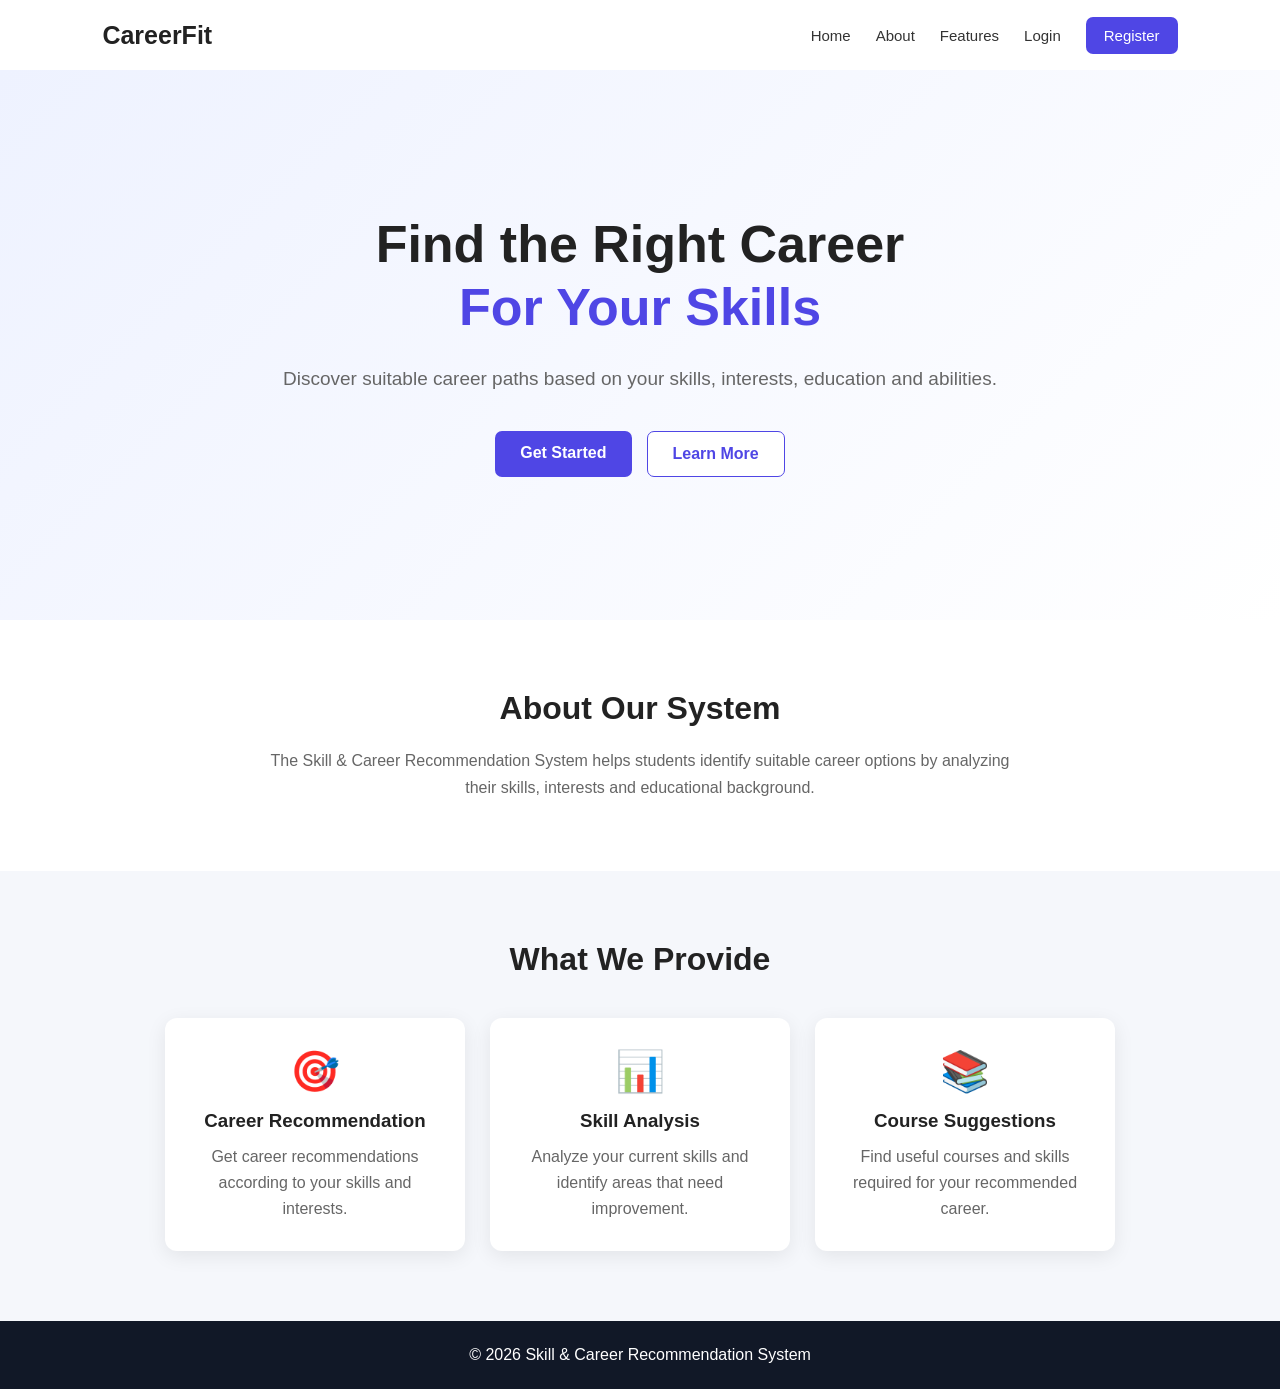
<file: index.html>
<!DOCTYPE html>
<html lang="en">
<head>
    <meta charset="UTF-8">
    <meta name="viewport" content="width=device-width, initial-scale=1.0">
    <title>Document</title>
    <link rel="stylesheet"href="style.css"
</head>
<body>
    <!-- Navigation Bar -->
<nav class="navbar">

    <div class="logo">
        CareerFit
    </div>

    <div class="nav-links">
        <a href="index.html">Home</a>
        <a href="#about">About</a>
        <a href="#features">Features</a>
        <a href="login.html">Login</a>
        <a href="register.html" class="nav-button">Register</a>
    </div>

</nav>


<!-- Hero Section -->
<section class="hero">

    <div class="hero-content">

        <h1>
            Find the Right Career
            <span>For Your Skills</span>
        </h1>

        <p>
            Discover suitable career paths based on your
            skills, interests, education and abilities.
        </p>

        <div class="hero-buttons">

            <a href="register.html" class="primary-button">
                Get Started
            </a>

            <a href="#features" class="secondary-button">
                Learn More
            </a>

        </div>

    </div>

</section>


<!-- About Section -->
<section id="about" class="about">

    <h2>About Our System</h2>

    <p>
        The Skill & Career Recommendation System helps students
        identify suitable career options by analyzing their
        skills, interests and educational background.
    </p>

</section>


<!-- Features -->
<section id="features" class="features">

    <h2>What We Provide</h2>

    <div class="feature-container">

        <div class="feature-card">

            <div class="feature-icon">🎯</div>

            <h3>Career Recommendation</h3>

            <p>
                Get career recommendations according to
                your skills and interests.
            </p>

        </div>


        <div class="feature-card">

            <div class="feature-icon">📊</div>

            <h3>Skill Analysis</h3>

            <p>
                Analyze your current skills and identify
                areas that need improvement.
            </p>

        </div>


        <div class="feature-card">

            <div class="feature-icon">📚</div>

            <h3>Course Suggestions</h3>

            <p>
                Find useful courses and skills required
                for your recommended career.
            </p>

        </div>

    </div>

</section>


<!-- Footer -->
<footer>

    <p>
        © 2026 Skill & Career Recommendation System
    </p>

</footer>


<script src="script.js"></script>

</body> </html>
</body>
</html>
</file>
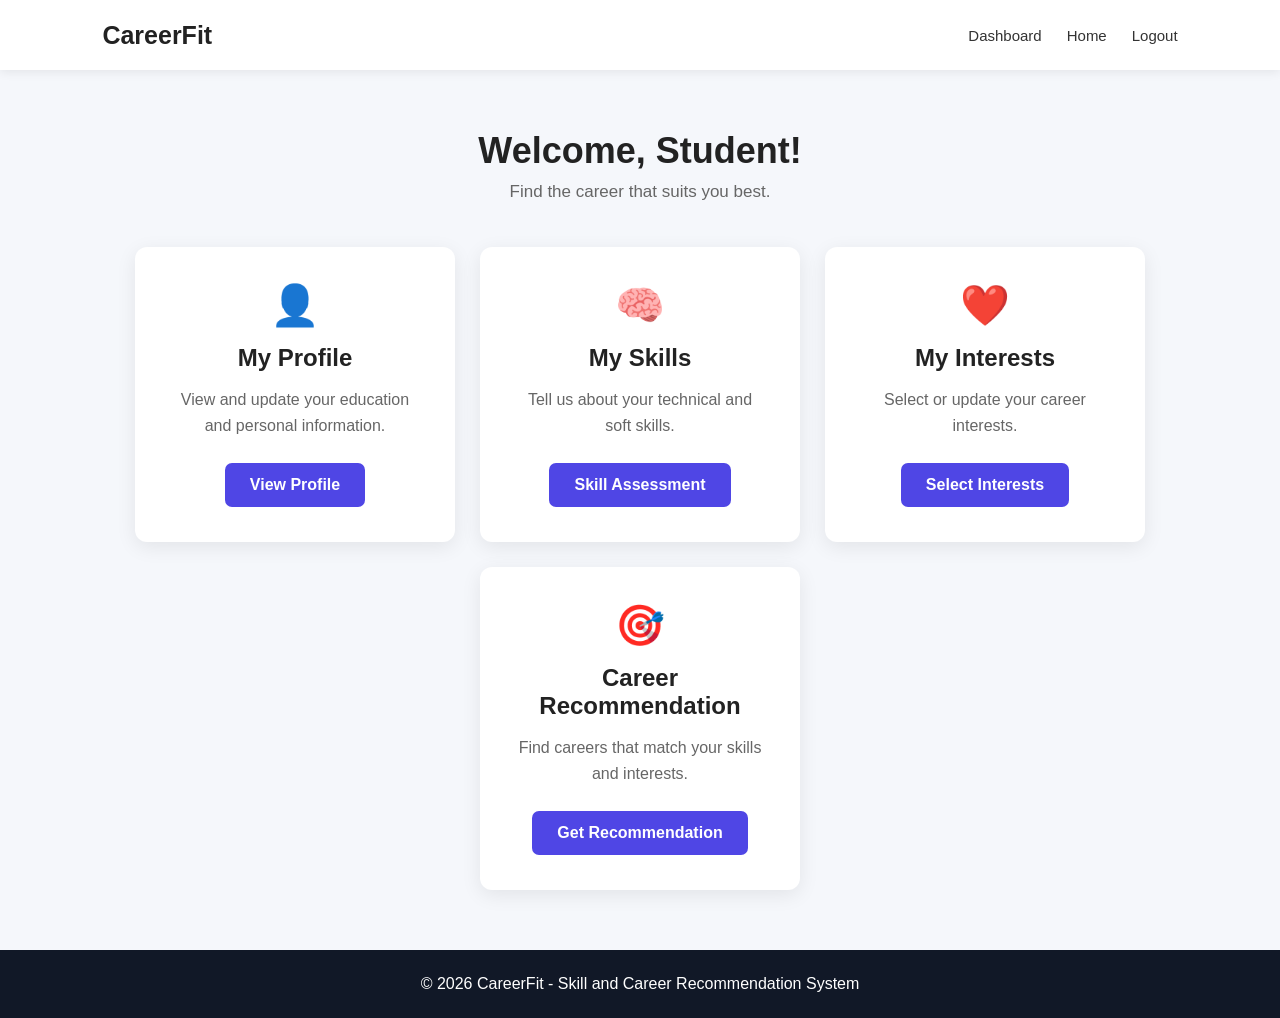
<file: dashboard.html>
<!DOCTYPE html>
<html lang="en">

<head>
    <meta charset="UTF-8">
    <meta name="viewport" content="width=device-width, initial-scale=1.0">

    <title>Dashboard - CareerFit</title>
    <link rel="stylesheet" href="style.css">
</head>

<body>

    <!-- Navigation -->
    <nav class="navbar">

        <div class="logo">
            CareerFit
        </div>

        <div class="nav-links">

            <a href="dashboard.html">Dashboard</a>

            <a href="index.html">Home</a>

            <a href="#" id="logoutLink">Logout</a>

        </div>

    </nav>


    <!-- Dashboard -->
    <section class="dashboard">

        <div class="dashboard-header">

            <h1>
                Welcome, <span id="welcomeName">Student</span>!
            </h1>

            <p>
                Find the career that suits you best.
            </p>

        </div>


        <div class="dashboard-cards">

   

         <!-- Profile -->
            <div class="dashboard-card">

                <div class="feature-icon">👤</div>

                <h2>My Profile</h2>

                <p>
                    View and update your education
                    and personal information.
                </p>

                <a href="profile.html" class="primary-button">
                    View Profile
                </a>

            </div>


            <!-- Skills -->
            <div class="dashboard-card">

                <div class="feature-icon">🧠</div>

                <h2>My Skills</h2>

                <p>
                    Tell us about your technical
                    and soft skills.
                </p>

                <a href="skill.html" class="primary-button">
                    Skill Assessment
                </a>

            </div>


            <!-- Interests -->
            <div class="dashboard-card">

                <div class="feature-icon">❤️</div>

                <h2>My Interests</h2>

                <p>
                    Select or update your career interests.
                </p>

                <a href="interests.html" class="primary-button">
                    Select Interests
                </a>

            </div>


            <!-- Recommendation -->
            <div class="dashboard-card">

                <div class="feature-icon">🎯</div>

                <h2>Career Recommendation</h2>

                <p>
                    Find careers that match your
                    skills and interests.
                </p>

                <a href="recommendation.html" class="primary-button">
                    Get Recommendation
                </a>

            </div>

        </div>

    </section>


    <footer>
        <p>
            © 2026 CareerFit - Skill and Career Recommendation System
        </p>
    </footer>


    <!-- Dashboard JavaScript -->
    <script>

        // Display logged-in student's name
        const studentName = localStorage.getItem("studentName");

        if (studentName) {
            document.getElementById("welcomeName").textContent = studentName;
        }

        // Logout functionality
        document.getElementById("logoutLink").addEventListener("click", function (event) {

            event.preventDefault();

            localStorage.removeItem("studentName");

            window.location.href = "login.html";

        });

    </script>

</body>
</html>
</file>
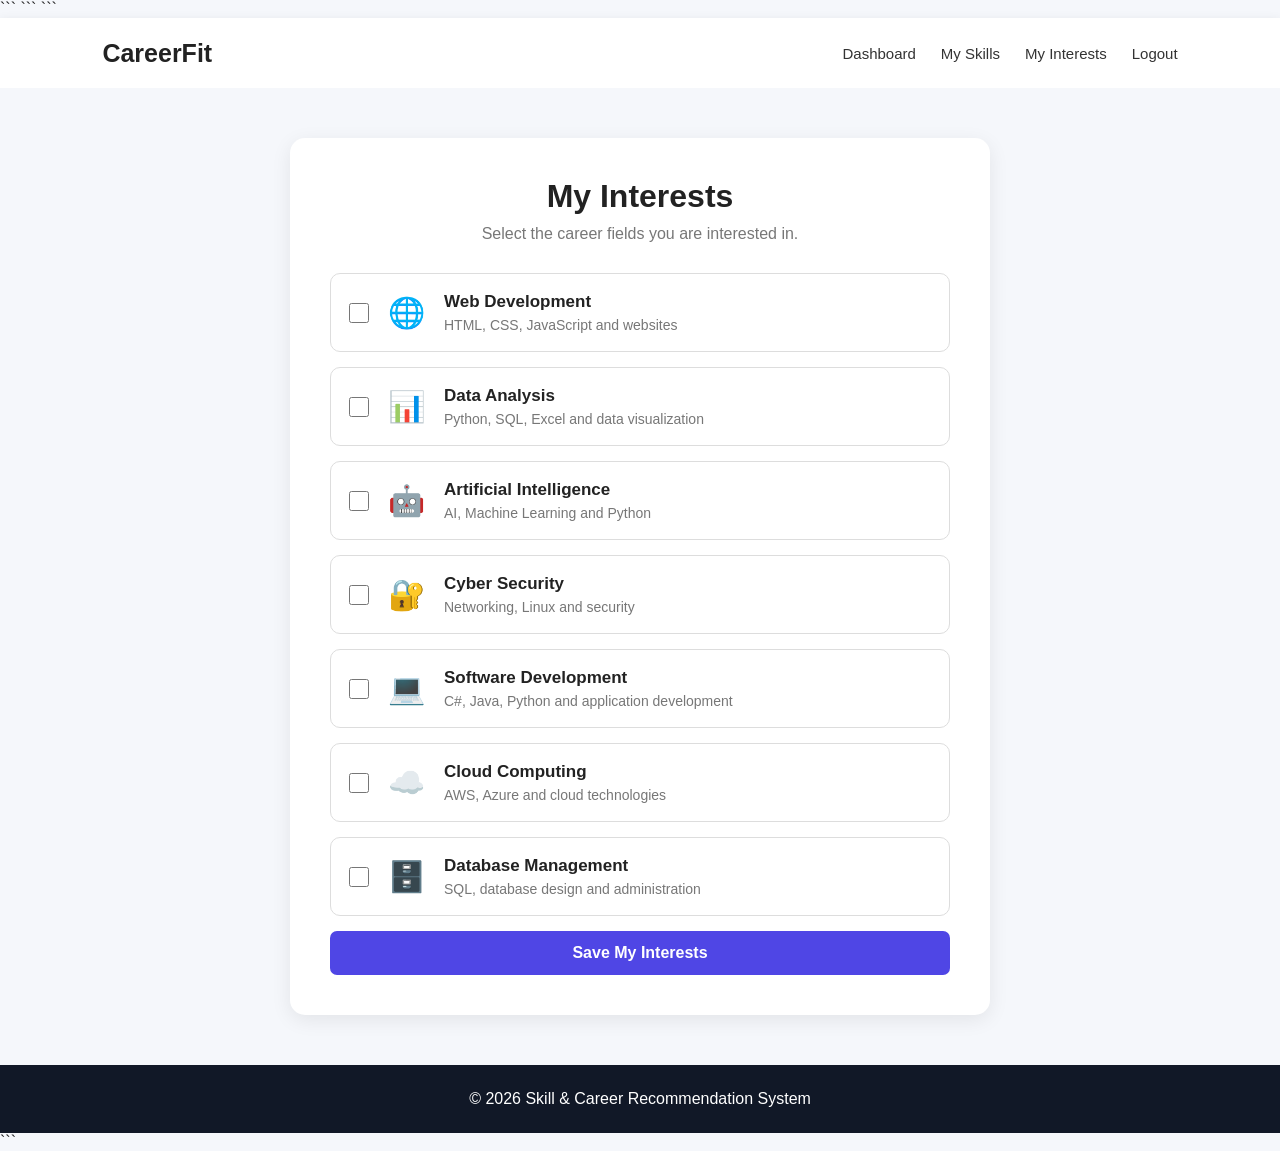
<file: interests.html>
<!DOCTYPE html>

<html lang="en">

<head>

```
<meta charset="UTF-8">

<meta name="viewport"
      content="width=device-width, initial-scale=1.0">

<title>My Interests - CareerFit</title>

<link rel="stylesheet"
      href="style.css">
```

</head>

<body>

```
<nav class="navbar">

    <div class="logo">
        CareerFit
    </div>

    <div class="nav-links">

        <a href="dashboard.html">
            Dashboard
        </a>

        <a href="skills.html">
            My Skills
        </a>

        <a href="interests.html">
            My Interests
        </a>

        <a href="login.html">
            Logout
        </a>

    </div>

</nav>


<section class="interest-section">

    <div class="interest-box">

        <h1>My Interests</h1>

        <p class="interest-subtitle">
            Select the career fields you are interested in.
        </p>


        <form id="interestForm">


            <label class="interest-card">

                <input
                    type="checkbox"
                    name="interest"
                    value="Web Development">

                <span class="interest-icon">
                    🌐
                </span>

                <span class="interest-content">

                    <strong>
                        Web Development
                    </strong>

                    <small>
                        HTML, CSS, JavaScript and websites
                    </small>

                </span>

            </label>


            <label class="interest-card">

                <input
                    type="checkbox"
                    name="interest"
                    value="Data Analysis">

                <span class="interest-icon">
                    📊
                </span>

                <span class="interest-content">

                    <strong>
                        Data Analysis
                    </strong>

                    <small>
                        Python, SQL, Excel and data visualization
                    </small>

                </span>

            </label>


            <label class="interest-card">

                <input
                    type="checkbox"
                    name="interest"
                    value="Artificial Intelligence">

                <span class="interest-icon">
                    🤖
                </span>

                <span class="interest-content">

                    <strong>
                        Artificial Intelligence
                    </strong>

                    <small>
                        AI, Machine Learning and Python
                    </small>

                </span>

            </label>


            <label class="interest-card">

                <input
                    type="checkbox"
                    name="interest"
                    value="Cyber Security">

                <span class="interest-icon">
                    🔐
                </span>

                <span class="interest-content">

                    <strong>
                        Cyber Security
                    </strong>

                    <small>
                        Networking, Linux and security
                    </small>

                </span>

            </label>


            <label class="interest-card">

                <input
                    type="checkbox"
                    name="interest"
                    value="Software Development">

                <span class="interest-icon">
                    💻
                </span>

                <span class="interest-content">

                    <strong>
                        Software Development
                    </strong>

                    <small>
                        C#, Java, Python and application development
                    </small>

                </span>

            </label>


            <label class="interest-card">

                <input
                    type="checkbox"
                    name="interest"
                    value="Cloud Computing">

                <span class="interest-icon">
                    ☁️
                </span>

                <span class="interest-content">

                    <strong>
                        Cloud Computing
                    </strong>

                    <small>
                        AWS, Azure and cloud technologies
                    </small>

                </span>

            </label>


            <label class="interest-card">

                <input
                    type="checkbox"
                    name="interest"
                    value="Database Management">

                <span class="interest-icon">
                    🗄️
                </span>

                <span class="interest-content">

                    <strong>
                        Database Management
                    </strong>

                    <small>
                        SQL, database design and administration
                    </small>

                </span>

            </label>


            <p id="interestError"
               class="error-message">
            </p>


            <button
                type="submit"
                class="primary-button full-button">

                Save My Interests

            </button>

        </form>

    </div>

</section>


<footer>

    <p>
        © 2026 Skill & Career Recommendation System
    </p>

</footer>


<script src="script.js"></script>
```

</body>

</html>
</file>
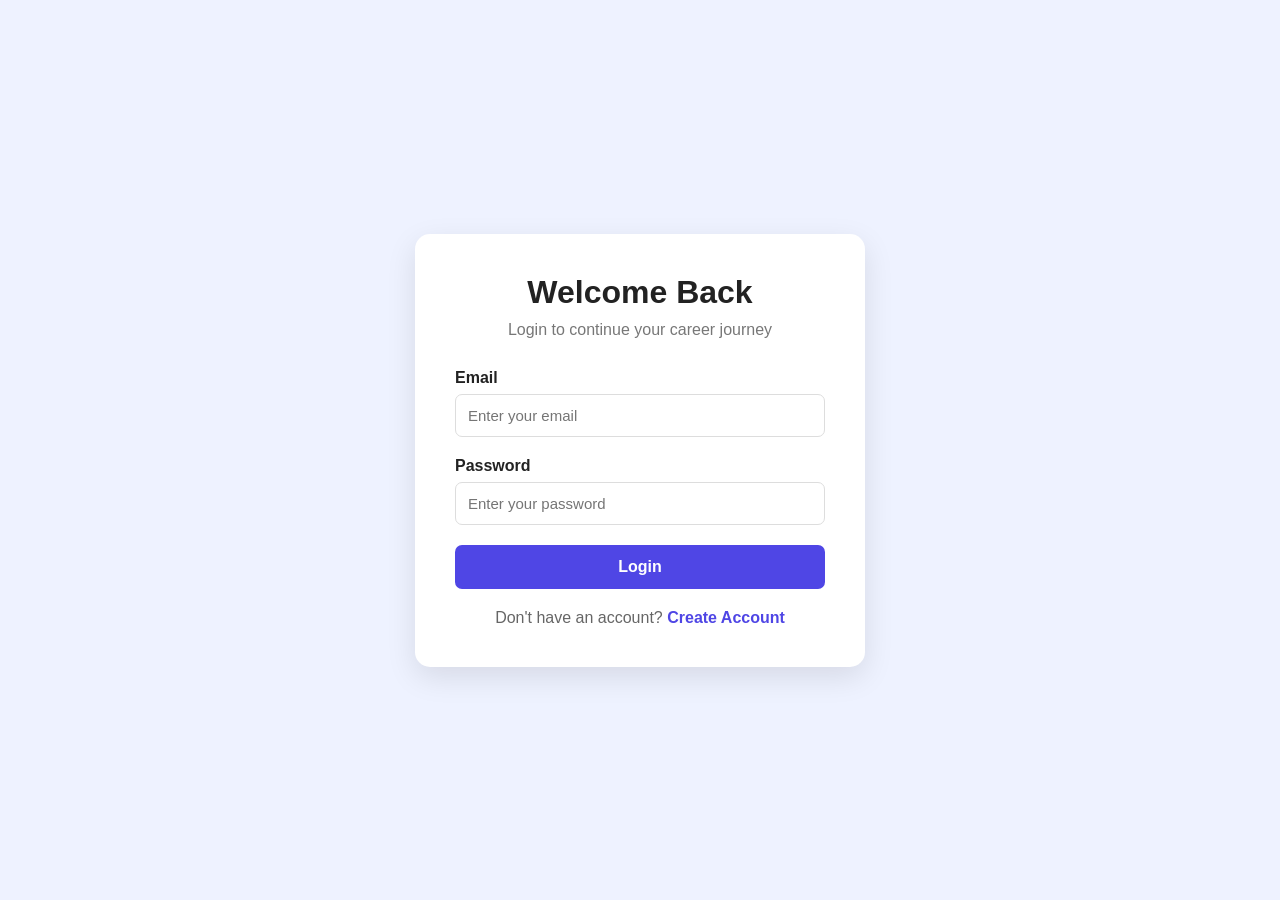
<file: login.html>
<!DOCTYPE html>
<html lang="en">
<head>
    <meta charset="UTF-8">
    <meta name="viewport" content="width=device-width, initial-scale=1.0">
    <title>Login - CareerFit</title>
    <link rel="stylesheet" href="style.css">
</head>

<body>

<div class="auth-container">
    <div class="auth-box">

        <h1>Welcome Back</h1>

        <p class="auth-subtitle">
            Login to continue your career journey
        </p>

        <form id="loginForm">

            <div class="form-group">
                <label>Email</label>
                <input type="email" id="loginEmail"
                       placeholder="Enter your email" required>
            </div>

            <div class="form-group">
                <label>Password</label>
                <input type="password" id="loginPassword"
                       placeholder="Enter your password" required>
            </div>

            <button type="submit"
                    class="primary-button full-button">
                Login
            </button>

        </form>

        <p id="loginMessage"></p>

        <p class="auth-footer">
            Don't have an account?
            <a href="register.html">Create Account</a>
        </p>

    </div>
</div>

<script src="script.js"></script>

</body>
</html>
</file>
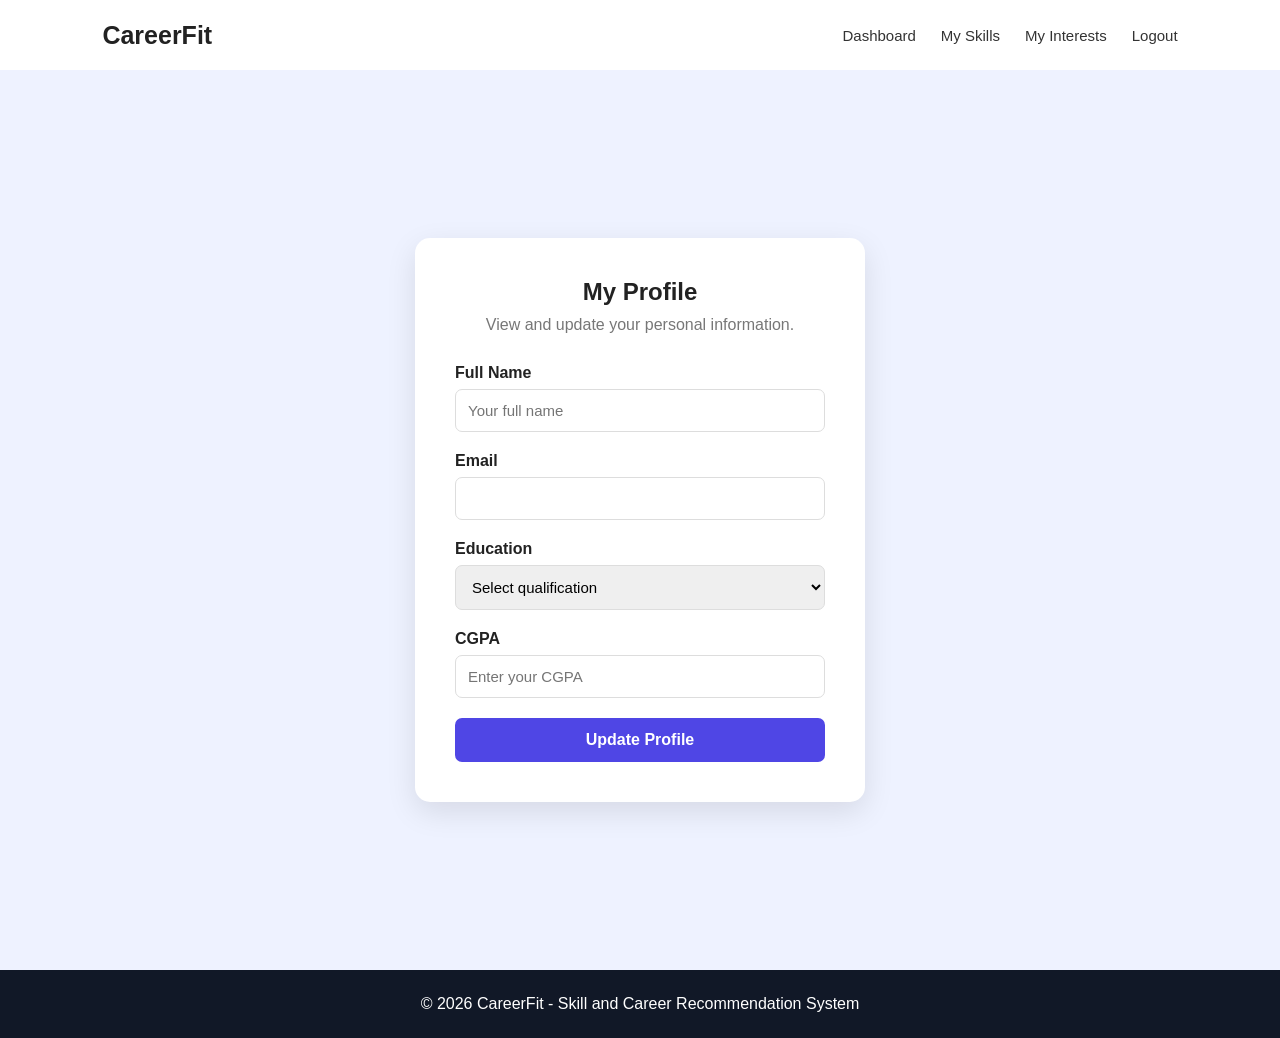
<file: profile.html>
<!DOCTYPE html>
<html lang="en">

<head>
    <meta charset="UTF-8">
    <meta name="viewport" content="width=device-width, initial-scale=1.0">

    <title>My Profile - CareerFit</title>
    <link rel="stylesheet" href="style.css">
</head>

<body>

    <nav class="navbar">
        <div class="logo">CareerFit</div>

        <div class="nav-links">
            <a href="dashboard.html">Dashboard</a>
            <a href="skill.html">My Skills</a>
            <a href="interests.html">My Interests</a>
            <a href="login.html">Logout</a>
        </div>
    </nav>

    <section class="auth-container">

        <div class="auth-box">

            <h1>My Profile</h1>

            <p class="auth-subtitle">
                View and update your personal information.
            </p>

            <form id="profileForm">

                <div class="form-group">
                    <label>Full Name</label>
                    <input type="text" id="profileName"
                           placeholder="Your full name" required>
                </div>

                <div class="form-group">
                    <label>Email</label>
                    <input type="email" id="profileEmail"
                           readonly
                           required>
                </div>

                <div class="form-group">
                    <label>Education</label>
                    <select id="profileEducation" required>
                        <option value="">Select qualification</option>
                        <option value="12th">12th</option>
                        <option value="Diploma">Diploma</option>
                        <option value="BCA">BCA</option>
                        <option value="BSc">BSc</option>
                        <option value="BTech">BTech</option>
                        <option value="MCA">MCA</option>
                        <option value="MSc">MSc</option>
                    </select>
                </div>

                <div class="form-group">
                    <label>CGPA</label>
                    <input type="number" id="profileCgpa"
                           min="0" max="10" step="0.01"
                           placeholder="Enter your CGPA">
                </div>

                <button type="submit"
                        class="primary-button full-button">
                    Update Profile
                </button>

            </form>

            <p id="profileMessage"></p>

        </div>

    </section>

    <footer>
        <p>© 2026 CareerFit - Skill and Career Recommendation System</p>
    </footer>

    <script src="script.js"></script>

</body>
</html>
</file>
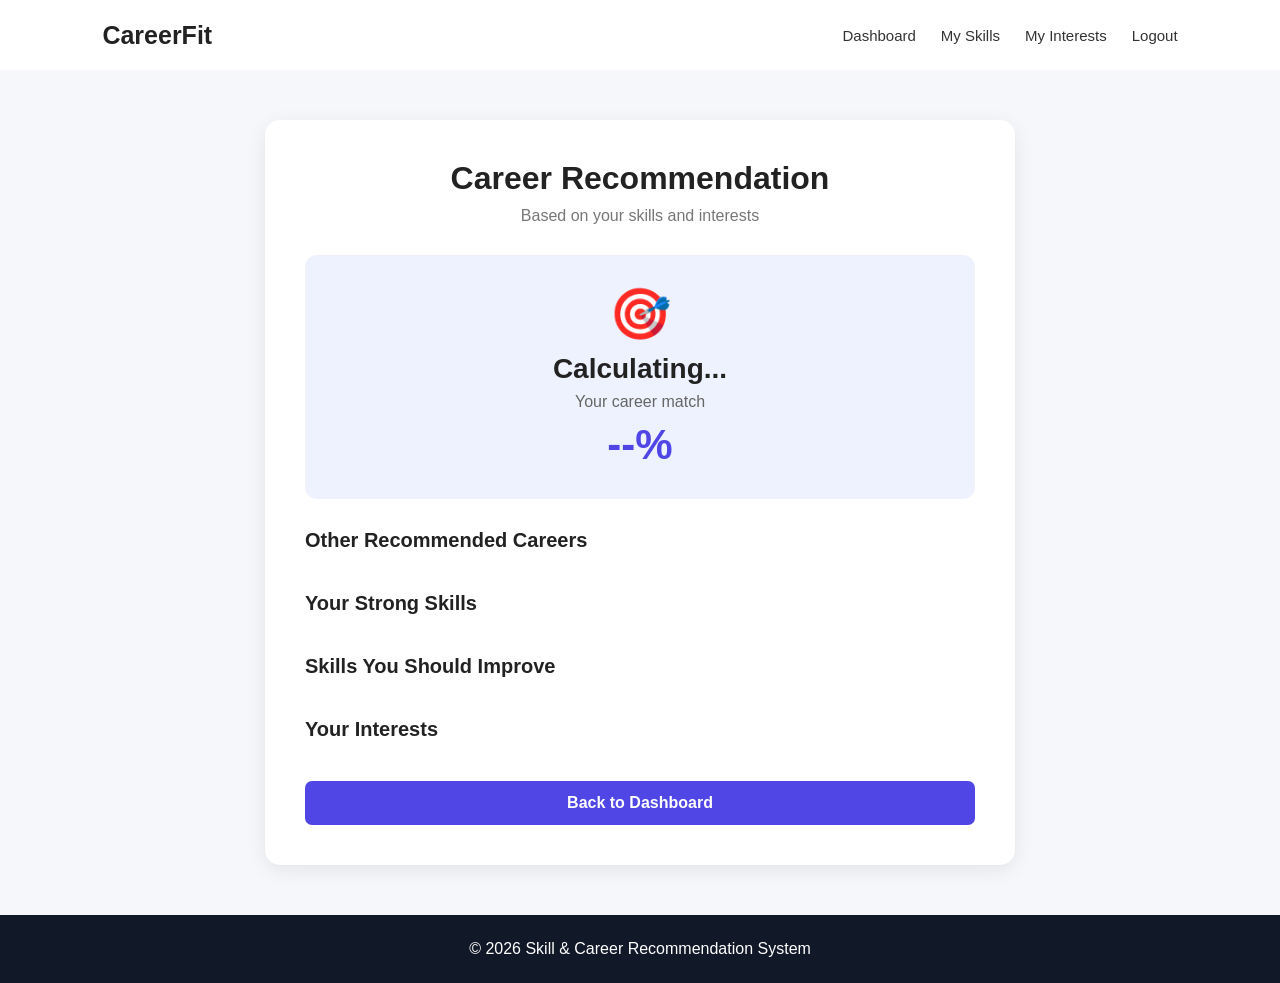
<file: recommendation.html>
<!DOCTYPE html>

<html lang="en">

<head>


<meta charset="UTF-8">

<meta name="viewport"
      content="width=device-width, initial-scale=1.0">

<title>Career Recommendation - CareerFit</title>

<link rel="stylesheet"
      href="style.css">


</head>

<body>


<!-- Navigation -->

<nav class="navbar">

    <div class="logo">
        CareerFit
    </div>

    <div class="nav-links">

        <a href="dashboard.html">
            Dashboard
        </a>

        <a href="skills.html">
            My Skills
        </a>

        <a href="interests.html">
            My Interests
        </a>

        <a href="login.html">
            Logout
        </a>

    </div>

</nav>


<!-- Recommendation -->

<section class="recommendation-section">

    <div class="recommendation-box">

        <h1>Career Recommendation</h1>

        <p class="recommendation-subtitle">
            Based on your skills and interests
        </p>


        <!-- Main Result -->

        <div class="career-result">

            <div class="career-icon">
                🎯
            </div>

            <h2 id="careerName">
                Calculating...
            </h2>

            <p>
                Your career match
            </p>

            <div class="match-score"
                 id="matchScore">

                --%

            </div>

        </div>
<!-- Other Recommended Careers -->

<div class="result-section">

    <h3>Other Recommended Careers</h3>

    <div id="otherCareerList"></div>

</div>

        <!-- Strengths -->

        <div class="result-section">

            <h3>
                Your Strong Skills
            </h3>

            <div id="strongSkills"
                 class="skill-list">

            </div>

        </div>


        <!-- Skills to Improve -->

        <div class="result-section">

            <h3>
                Skills You Should Improve
            </h3>

            <div id="weakSkills"
                 class="skill-list">

            </div>

        </div>


        <!-- Interests -->

        <div class="result-section">

            <h3>
                Your Interests
            </h3>

            <div id="userInterests"
                 class="interest-list">

            </div>

        </div>


        <button
            class="primary-button full-button"
            onclick="goToDashboard()">

            Back to Dashboard

        </button>

    </div>

</section>


<footer>

    <p>
        © 2026 Skill & Career Recommendation System
    </p>

</footer>


<script src="script.js"></script>


</body>

</html>
</file>
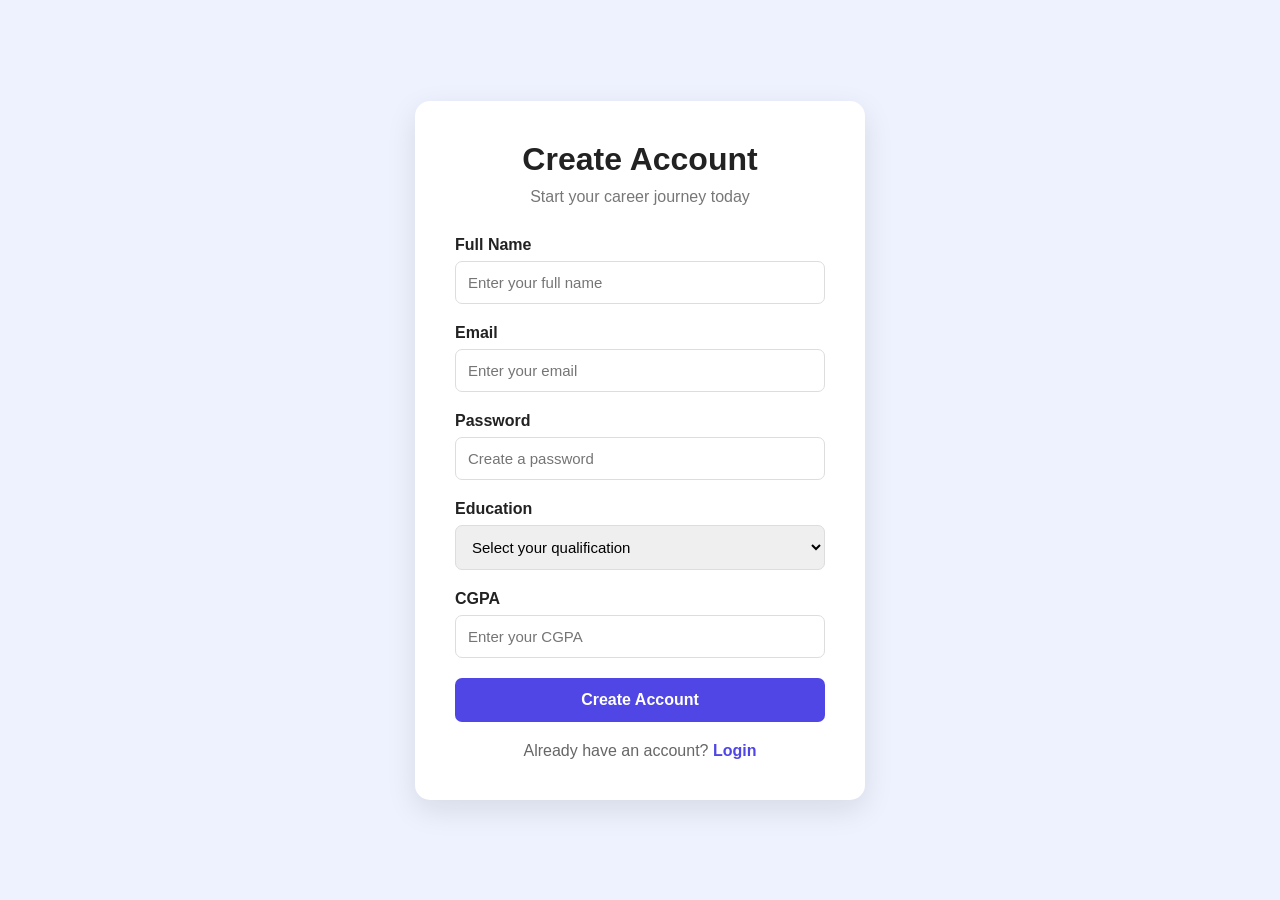
<file: Register.html>
<!DOCTYPE html>
<html lang="en">
<head>
    <meta charset="UTF-8">
    <meta name="viewport" content="width=device-width, initial-scale=1.0">
    <title>Register - CareerFit</title>
    <link rel="stylesheet" href="style.css">
</head>

<body>

<div class="auth-container">
    <div class="auth-box">

        <h1>Create Account</h1>

        <p class="auth-subtitle">
            Start your career journey today
        </p>

        <form id="registerForm">

            <div class="form-group">
                <label>Full Name</label>
                <input type="text" id="name"
                       placeholder="Enter your full name" required>
            </div>

            <div class="form-group">
                <label>Email</label>
                <input type="email" id="email"
                       placeholder="Enter your email" required>
            </div>

            <div class="form-group">
                <label>Password</label>
                <input type="password" id="password"
                       placeholder="Create a password"
                       minlength="8" required>
            </div>

            <div class="form-group">
                <label>Education</label>
                <select id="education" required>
                    <option value="">Select your qualification</option>
                    <option value="12th">12th</option>
                    <option value="Diploma">Diploma</option>
                    <option value="BCA">BCA</option>
                    <option value="BSc">BSc</option>
                    <option value="BTech">BTech</option>
                    <option value="MCA">MCA</option>
                    <option value="MSc">MSc</option>
                </select>
            </div>

            <div class="form-group">
                <label>CGPA</label>
                <input type="number" id="cgpa"
                       min="0" max="10" step="0.01"
                       placeholder="Enter your CGPA">
            </div>

            <button type="submit"
                    class="primary-button full-button">
                Create Account
            </button>

        </form>

        <p id="registerMessage"></p>

        <p class="auth-footer">
            Already have an account?
            <a href="login.html">Login</a>
        </p>

    </div>
</div>

<script src="script.js"></script>

</body>
</html>
</file>
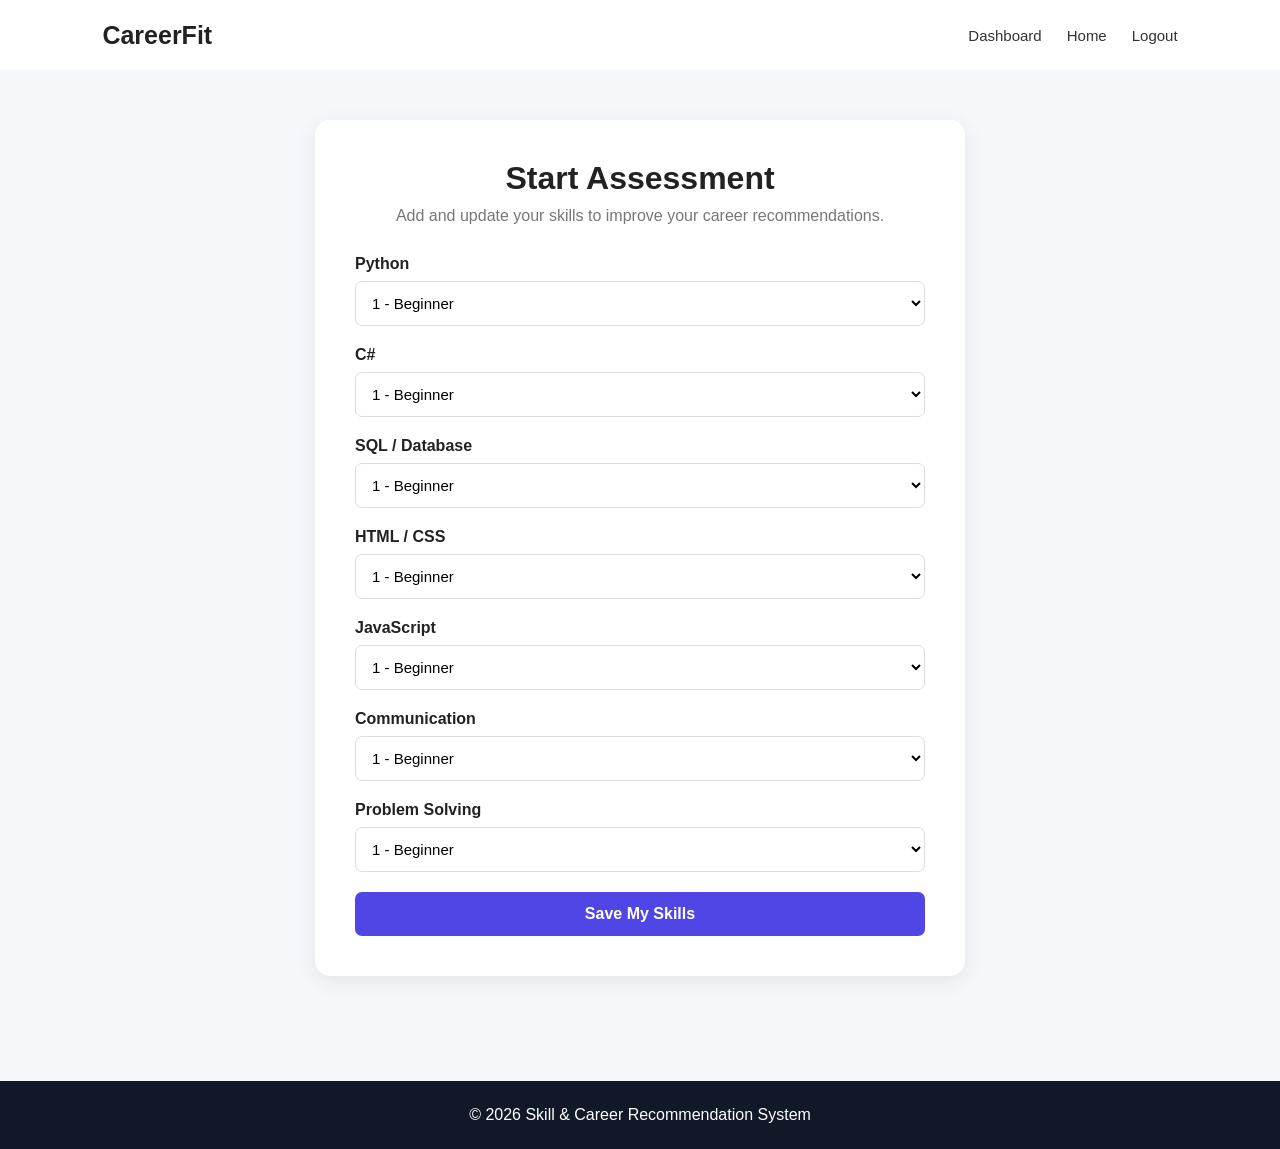
<file: skill.html>
<!DOCTYPE html>

<html lang="en">

<head>


<meta charset="UTF-8">

<meta name="viewport"
      content="width=device-width, initial-scale=1.0">

<title>Skill Assessment - CareerFit</title>

<link rel="stylesheet"
      href="style.css">


</head>

<body>

<!-- Navigation -->

<nav class="navbar">

    <div class="logo">
        CareerFit
    </div>

    <div class="nav-links">

        <a href="dashboard.html">
            Dashboard
        </a>

        <a href="index.html">
            Home
        </a>

        <a href="login.html">
            Logout
        </a>

    </div>

</nav>


<!-- Skill Assessment -->

<section class="skill-section">

    <div class="skill-box">

        <h1>Start Assessment</h1>

        <p class="skill-subtitle">
            Add and update your skills to improve your career recommendations.
        </p>


        <form id="skillForm">


            <!-- Python -->

            <div class="skill-item">

                <label>
                    Python
                </label>

                <select id="python">

                    <option value="1">
                        1 - Beginner
                    </option>

                    <option value="2">
                        2 - Basic
                    </option>

                    <option value="3">
                        3 - Intermediate
                    </option>

                    <option value="4">
                        4 - Advanced
                    </option>

                    <option value="5">
                        5 - Expert
                    </option>

                </select>

            </div>


            <!-- C# -->

            <div class="skill-item">

                <label>
                    C#
                </label>

                <select id="csharp">

                    <option value="1">
                        1 - Beginner
                    </option>

                    <option value="2">
                        2 - Basic
                    </option>

                    <option value="3">
                        3 - Intermediate
                    </option>

                    <option value="4">
                        4 - Advanced
                    </option>

                    <option value="5">
                        5 - Expert
                    </option>

                </select>

            </div>


            <!-- SQL -->

            <div class="skill-item">

                <label>
                    SQL / Database
                </label>

                <select id="sql">

                    <option value="1">
                        1 - Beginner
                    </option>

                    <option value="2">
                        2 - Basic
                    </option>

                    <option value="3">
                        3 - Intermediate
                    </option>

                    <option value="4">
                        4 - Advanced
                    </option>

                    <option value="5">
                        5 - Expert
                    </option>

                </select>

            </div>


            <!-- HTML -->

            <div class="skill-item">

                <label>
                    HTML / CSS
                </label>

                <select id="html">

                    <option value="1">
                        1 - Beginner
                    </option>

                    <option value="2">
                        2 - Basic
                    </option>

                    <option value="3">
                        3 - Intermediate
                    </option>

                    <option value="4">
                        4 - Advanced
                    </option>

                    <option value="5">
                        5 - Expert
                    </option>

                </select>

            </div>


            <!-- JavaScript -->

            <div class="skill-item">

                <label>
                    JavaScript
                </label>

                <select id="javascript">

                    <option value="1">
                        1 - Beginner
                    </option>

                    <option value="2">
                        2 - Basic
                    </option>

                    <option value="3">
                        3 - Intermediate
                    </option>

                    <option value="4">
                        4 - Advanced
                    </option>

                    <option value="5">
                        5 - Expert
                    </option>

                </select>

            </div>


            <!-- Communication -->

            <div class="skill-item">

                <label>
                    Communication
                </label>

                <select id="communication">

                    <option value="1">
                        1 - Beginner
                    </option>

                    <option value="2">
                        2 - Basic
                    </option>

                    <option value="3">
                        3 - Intermediate
                    </option>

                    <option value="4">
                        4 - Advanced
                    </option>

                    <option value="5">
                        5 - Expert
                    </option>

                </select>

            </div>


            <!-- Problem Solving -->

            <div class="skill-item">

                <label>
                    Problem Solving
                </label>

                <select id="problemSolving">

                    <option value="1">
                        1 - Beginner
                    </option>

                    <option value="2">
                        2 - Basic
                    </option>

                    <option value="3">
                        3 - Intermediate
                    </option>

                    <option value="4">
                        4 - Advanced
                    </option>

                    <option value="5">
                        5 - Expert
                    </option>

                </select>

            </div>


            <button
                type="submit"
                class="primary-button full-button">

                Save My Skills

            </button>

            


        </form>
    </div>

</section>

<p id="skillMessage"
   role="status"
   style="display:block; min-height:25px; margin:15px; text-align:center; color:green;">
</p>

<footer>

    <p>
        © 2026 Skill & Career Recommendation System
    </p>

</footer>


<script src="script.js"></script>


</body>

</html>
</file>
<file: style.css>
* {
  margin: 0;
  padding: 0;
  box-sizing: border-box;
  }

body {
font-family: Arial, sans-serif;
background: #f5f7fb;
color: #222;
}

/* =========================
NAVIGATION
========================= */

.navbar {
height: 70px;
background: white;

display: flex;
align-items: center;
justify-content: space-between;

padding: 0 8%;

box-shadow: 0 2px 10px rgba(0, 0, 0, 0.08);


}

.logo {
font-size: 25px;
font-weight: bold;
}

.nav-links {
display: flex;
align-items: center;
gap: 25px;
}

.nav-links a {
text-decoration: none;
color: #333;
font-size: 15px;
}

.nav-links a:hover {
color: #4f46e5;
}

.nav-button {
background: #4f46e5;
color: white !important;

padding: 10px 18px;
border-radius: 7px;


}

/* =========================
HERO
========================= */

.hero {
min-height: 550px;


display: flex;
align-items: center;
justify-content: center;

text-align: center;

padding: 60px 20px;

background: linear-gradient(
    135deg,
    #eef2ff,
    #ffffff
);


}

.hero-content {
max-width: 750px;
}

.hero h1 {
font-size: 52px;
line-height: 1.2;
margin-bottom: 25px;
}

.hero h1 span {
color: #4f46e5;
display: block;
}

.hero p {
font-size: 19px;
line-height: 1.7;
color: #666;
margin-bottom: 35px;
}

/* =========================
BUTTONS
========================= */

.hero-buttons {
display: flex;
justify-content: center;
gap: 15px;
}

.primary-button,
.secondary-button {
display: inline-block;


padding: 13px 25px;

border-radius: 7px;

text-decoration: none;

font-weight: bold;

border: none;

cursor: pointer;


}

.primary-button {
background: #4f46e5;
color: white;
}

.primary-button:hover {
background: #3730a3;
}

.secondary-button {
background: white;
color: #4f46e5;


border: 1px solid #4f46e5;


}

/* =========================
ABOUT
========================= */

.about {
padding: 70px 20px;

text-align: center;

background: white;


}

.about h2,
.features h2 {
font-size: 32px;
margin-bottom: 20px;
}

.about p {
max-width: 750px;
margin: auto;


color: #666;

line-height: 1.7;


}

/* =========================
FEATURES
========================= */

.features {
padding: 70px 8%;


text-align: center;


}

.feature-container {
display: flex;


justify-content: center;

gap: 25px;

margin-top: 40px;

flex-wrap: wrap;


}

.feature-card {
background: white;


width: 300px;

padding: 30px;

border-radius: 12px;

box-shadow:
    0 5px 20px rgba(0, 0, 0, 0.08);


}

.feature-icon {
font-size: 40px;


margin-bottom: 15px;


}

.feature-card h3 {
margin-bottom: 12px;
}

.feature-card p {
color: #666;


line-height: 1.6;


}

/* =========================
FOOTER
========================= */

footer {
background: #111827;


color: white;

text-align: center;

padding: 25px;


}

/* =========================
LOGIN / REGISTER
========================= */

.auth-container {
min-height: 100vh;


display: flex;

justify-content: center;

align-items: center;

padding: 20px;

background: #eef2ff;


}

.auth-box {
width: 100%;

max-width: 450px;

background: white;

padding: 40px;

border-radius: 15px;

box-shadow:
    0 10px 30px rgba(0, 0, 0, 0.1);


}

.auth-box h1 {
text-align: center;


margin-bottom: 10px;


}

.auth-subtitle {
text-align: center;

color: #777;

margin-bottom: 30px;


}

.form-group {
margin-bottom: 20px;
}

.form-group label {
display: block;


margin-bottom: 7px;

font-weight: bold;


}

.form-group input,
.form-group select {
width: 100%;


padding: 12px;

border: 1px solid #ddd;

border-radius: 7px;

font-size: 15px;

outline: none;


}

.form-group input:focus,
.form-group select:focus {
border-color: #4f46e5;
}

.full-button {
width: 100%;


font-size: 16px;


}

.auth-footer {
text-align: center;


margin-top: 20px;

color: #666;


}

.auth-footer a {
color: #4f46e5;

text-decoration: none;

font-weight: bold;


}

/* =========================
MOBILE
========================= */

@media (max-width: 700px) {


.navbar {
    padding: 0 20px;
}

.nav-links {
    gap: 10px;
}

.nav-links a:not(.nav-button) {
    display: none;
}

.hero h1 {
    font-size: 38px;
}

.hero-buttons {
    flex-direction: column;
}


}
/* =========================
DASHBOARD
========================= */

.dashboard {
min-height: calc(100vh - 70px);


padding: 60px 8%;


}

.dashboard-header {
text-align: center;


margin-bottom: 45px;


}

.dashboard-header h1 {
font-size: 36px;


margin-bottom: 10px;


}

.dashboard-header p {
color: #666;


font-size: 17px;


}

.dashboard-cards {


display: flex;

justify-content: center;

gap: 25px;

flex-wrap: wrap;


}

.dashboard-card {


width: 320px;

background: white;

padding: 35px;

border-radius: 12px;

text-align: center;

box-shadow:
    0 5px 20px rgba(0, 0, 0, 0.08);


}

.dashboard-card h2 {


margin-bottom: 15px;


}

.dashboard-card p {


color: #666;

line-height: 1.6;

margin-bottom: 25px;


}


/* =========================
SKILL ASSESSMENT
========================= */

.skill-section {


min-height: calc(100vh - 70px);

padding: 50px 20px;

display: flex;

justify-content: center;

background: #f5f7fb;


}

.skill-box {


width: 100%;

max-width: 650px;

background: white;

padding: 40px;

border-radius: 15px;

box-shadow:
    0 5px 20px rgba(0, 0, 0, 0.08);


}

.skill-box h1 {


text-align: center;

margin-bottom: 10px;

font-size: 32px;


}

.skill-subtitle {


text-align: center;

color: #777;

margin-bottom: 30px;


}

.skill-item {


margin-bottom: 20px;


}

.skill-item label {


display: block;

font-weight: bold;

margin-bottom: 8px;


}

.skill-item select {


width: 100%;

padding: 12px;

border: 1px solid #ddd;

border-radius: 7px;

font-size: 15px;

background: white;

cursor: pointer;


}

.skill-item select:focus {


outline: none;

border-color: #4f46e5;


}


/* =========================
INTEREST SELECTION
========================= */

.interest-section {


min-height: calc(100vh - 70px);

padding: 50px 20px;

display: flex;

justify-content: center;

background: #f5f7fb;


}

.interest-box {


width: 100%;

max-width: 700px;

background: white;

padding: 40px;

border-radius: 15px;

box-shadow:
    0 5px 20px rgba(0, 0, 0, 0.08);


}

.interest-box h1 {


text-align: center;

margin-bottom: 10px;

font-size: 32px;


}

.interest-subtitle {


text-align: center;

color: #777;

margin-bottom: 30px;


}

/* Interest Card */

.interest-card {


display: flex;

align-items: center;

gap: 15px;

padding: 18px;

margin-bottom: 15px;

border: 1px solid #ddd;

border-radius: 10px;

cursor: pointer;

transition: 0.2s;


}

.interest-card:hover {


border-color: #4f46e5;

transform: translateY(-2px);


}

/* Checkbox */

.interest-card input {


width: 20px;

height: 20px;

cursor: pointer;


}

/* Icon */

.interest-icon {


font-size: 30px;

width: 45px;

text-align: center;


}

/* Text */

.interest-content {


display: flex;

flex-direction: column;

gap: 5px;


}

.interest-content strong {


font-size: 17px;

}

.interest-content small {


color: #777;

font-size: 14px;


}

/* Error */

.error-message {


color: #dc2626;

text-align: center;

margin: 15px 0;

}
/* =========================
RECOMMENDATION PAGE
========================= */

.recommendation-section {

min-height: calc(100vh - 70px);

padding: 50px 20px;

display: flex;

justify-content: center;

background: #f5f7fb;


}

.recommendation-box {


width: 100%;

max-width: 750px;

background: white;

padding: 40px;

border-radius: 15px;

box-shadow:
    0 5px 20px rgba(0, 0, 0, 0.08);


}

.recommendation-box h1 {


text-align: center;

margin-bottom: 10px;

font-size: 32px;


}

.recommendation-subtitle {


text-align: center;

color: #777;

margin-bottom: 30px;


}

/* Career Result */

.career-result {


text-align: center;

padding: 30px;

border-radius: 12px;

background: #eef2ff;

margin-bottom: 30px;


}

.career-icon {


font-size: 50px;

margin-bottom: 10px;


}

.career-result h2 {


font-size: 28px;

margin-bottom: 8px;


}

.career-result p {


color: #666;

margin-bottom: 10px;


}

.match-score {


font-size: 42px;

font-weight: bold;

color: #4f46e5;


}

/* Result Sections */

.result-section {


margin-bottom: 25px;


}

.result-section h3 {


margin-bottom: 15px;

font-size: 20px;


}

/* Skill List */

.skill-list {


display: flex;

flex-wrap: wrap;

gap: 10px;


}

.skill-tag {


padding: 8px 14px;

background: #eef2ff;

color: #3730a3;

border-radius: 20px;

font-size: 14px;


}

/* Weak Skill */

.weak-tag {

padding: 8px 14px;

background: #fff1f2;

color: #be123c;

border-radius: 20px;

font-size: 14px;


}

/* Interest */

.interest-list {


display: flex;

flex-wrap: wrap;

gap: 10px;


}

.interest-tag {


padding: 8px 14px;

background: #f3f4f6;

border-radius: 20px;

font-size: 14px;


}


/* =========================
   MOBILE RESPONSIVE DESIGN
========================= */

@media screen and (max-width: 600px) {

    .recommendation-section {
        min-height: auto;
        padding: 25px 12px;
    }

    .recommendation-box {
        padding: 24px 16px;
        border-radius: 12px;
    }

    .recommendation-box h1 {
        font-size: 26px;
    }

    .career-result {
        padding: 22px 14px;
    }

    .career-icon {
        font-size: 42px;
    }

    .career-result h2 {
        font-size: 23px;
    }

    .match-score {
        font-size: 36px;
    }

    .result-section h3 {
        font-size: 18px;
    }

    .skill-list,
    .interest-list {
        gap: 8px;
    }

    .skill-tag,
    .weak-tag,
    .interest-tag {
        font-size: 13px;
        padding: 7px 11px;
        overflow-wrap: anywhere;
    }

    .interest-card {
        gap: 10px;
        padding: 14px 12px;
        align-items: flex-start;
    }

    .interest-icon {
        font-size: 25px;
        width: 35px;
        flex-shrink: 0;
    }

    .interest-content strong {
        font-size: 15px;
    }

    .interest-content small {
        font-size: 13px;
    }
}

/* Additional Career Recommendation Cards */

#otherCareerList {
    display: grid;
    gap: 15px;
    margin-top: 15px;
}

.career-option-card {
    padding: 20px;
    background: #ffffff;
    border: 1px solid #e5e7eb;
    border-radius: 12px;
    box-shadow: 0 3px 12px rgba(0, 0, 0, 0.05);
    transition: transform 0.2s ease, box-shadow 0.2s ease;
}

.career-option-card:hover {
    transform: translateY(-3px);
    box-shadow: 0 6px 16px rgba(0, 0, 0, 0.09);
}

.career-option-card h4 {
    color: #3730a3;
    font-size: 19px;
    margin-bottom: 8px;
}

.career-option-card p {
    color: #666666;
    margin-bottom: 8px;
}

.career-option-card .career-match {
    color: #4f46e5;
    font-weight: bold;
    margin-bottom: 0;
}
</file>
